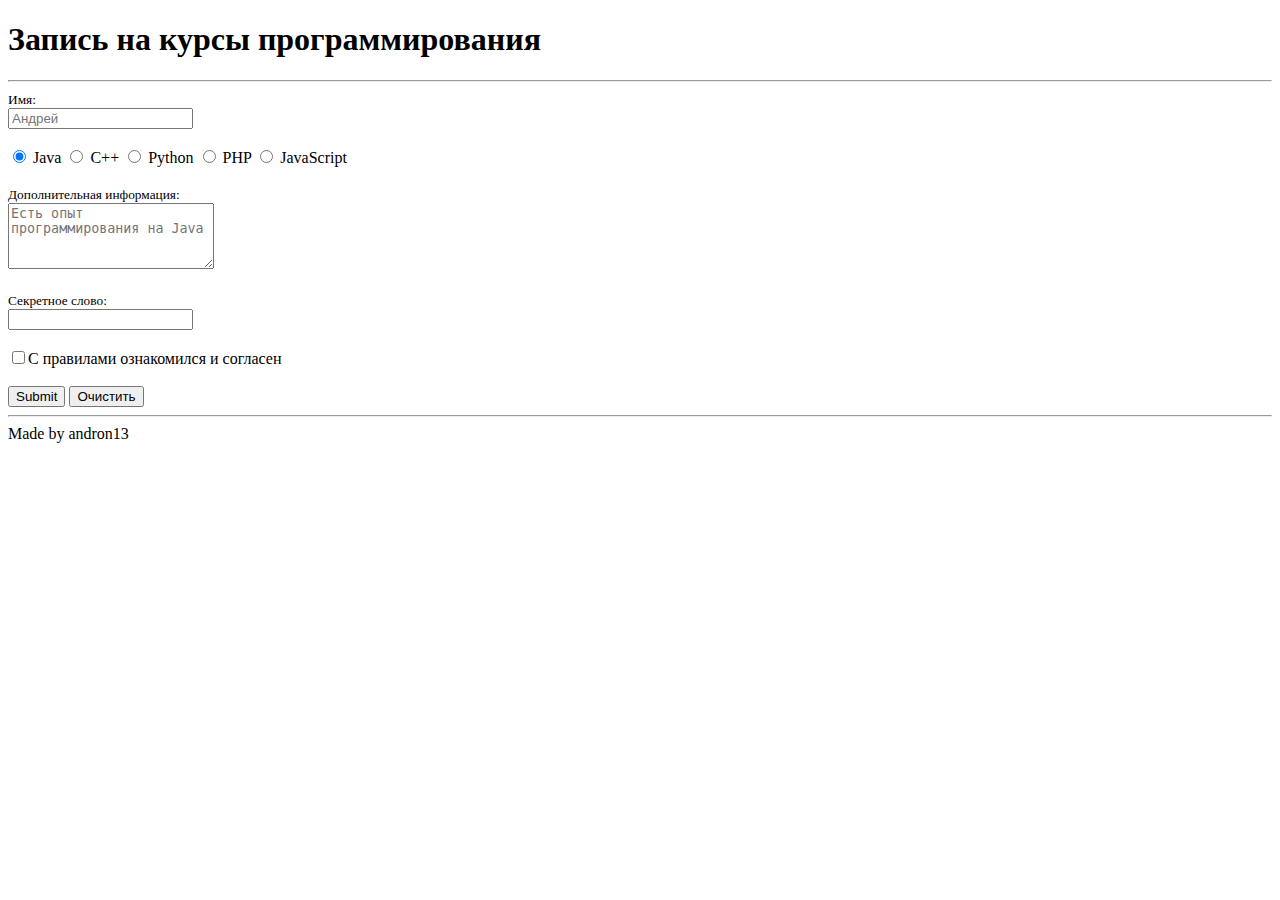
<file: Блок 2/Исправленная форма/index.html>
<!DOCTYPE html>
   <html lang="ru">

   <head>
      <meta charset="UTF-8">
      <meta http-equiv="X-UA-Compatible" content="IE=edge">
      <meta name="viewport" content="width=device-width, initial-scale=1.0">
      <title>Запись на курсы программирования </title>
   </head>
   <h1>Запись на курсы программирования </h1>
   <hr>
   <form action="request.php" method="post">
      <small>Имя:</small><br>
      <input type="text" placeholder="Андрей" name='name' required><br><br>
      <label><input type="radio" name="programmingLanguage" value="Java" checked> Java</label>
      <label><input type="radio" name="programmingLanguage" value="C++"> C++</label>
      <label><input type="radio" name="programmingLanguage" value="Python"> Python</label>
      <label><input type="radio" name="programmingLanguage" value="PHP"> PHP</label>
      <label><input type="radio" name="programmingLanguage" value="JavaScript"> JavaScript</label><br><br>

      <small>Дополнительная информация:</small><br>
      <textarea placeholder="Есть опыт программирования на Java" required name="description" cols="23"
         rows="4"></textarea>
      <br><br>

      <small>Секретное слово:</small><br>
      <input type="password" name='secret' required><br><br>

      <input id="check" name="check" type="checkbox" required><label for="check">С правилами ознакомился и
         согласен</label> <br> <br>

      <input type="submit">
      <input type="reset" value="Очистить">

   </form>
   <hr>
   Made by andron13
   </body>

   </html>
</file>
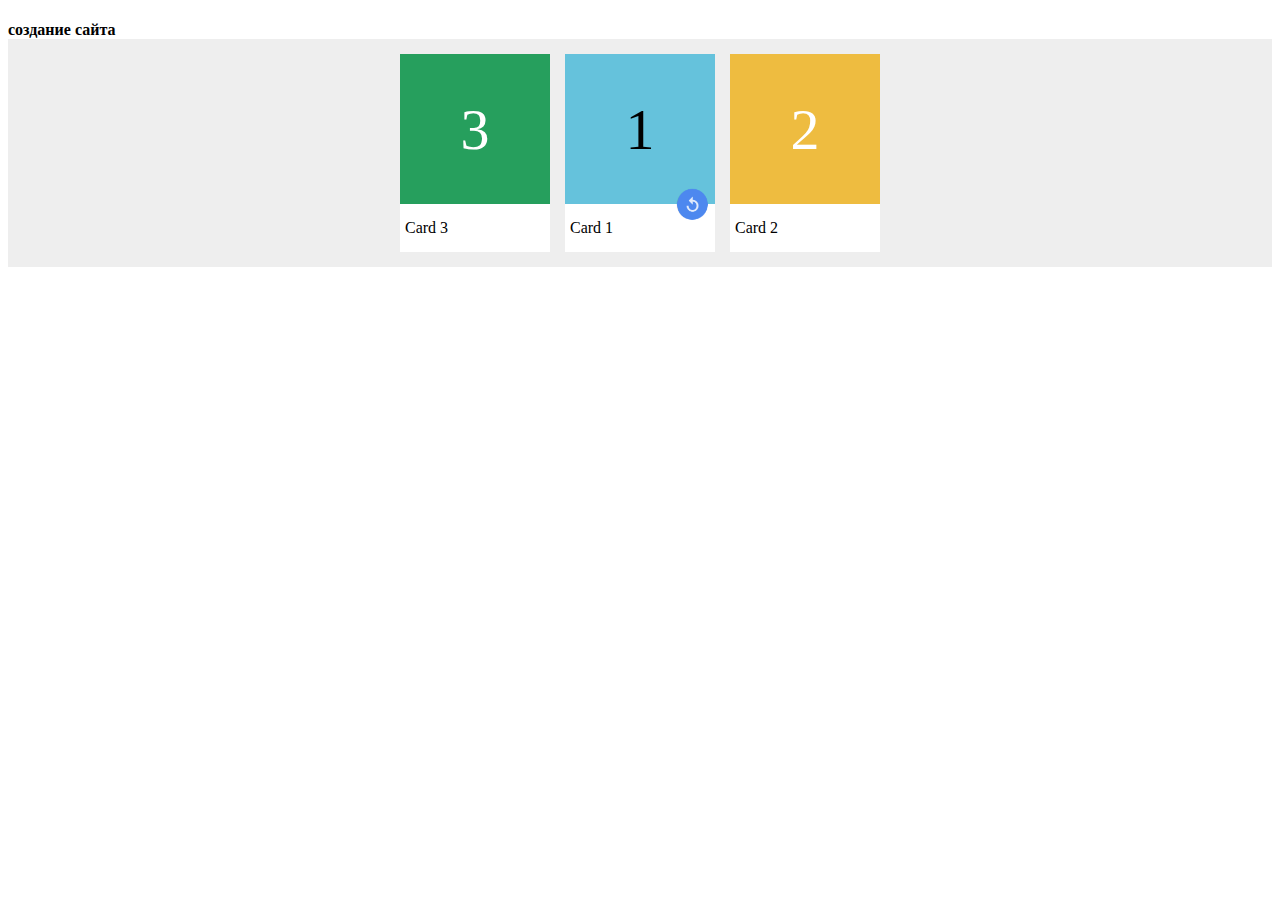
<file: Блок 2/Карточки/index.html>
<!DOCTYPE html>
   <html lang="ru">

   <head>
      <meta charset="UTF-8">
      <meta http-equiv="X-UA-Compatible" content="IE=edge">
      <meta name="viewport" content="width=device-width, initial-scale=1.0">
      <title>Карточки</title>
   </head>
   <style>
   .cards {
   
      display: flex;
      gap: 15px;
      background: #eeeeee;
      padding-bottom: 15px;
      padding-top: 15px;
      justify-content: center;
   }
   
   .card__body {
      display: flex;
      width: 150px;
      height: 150px;
      align-items: center;
      justify-content: center;
      font-size: 58px;
   }
   
   
   .card__subtitle {
      padding: 15px 0 15px 5px;
      background-color: white;
   }
   
   
   .card:first-child .card__body {
      background-color: #269f5d;
      color: white;
   }
   
   .card:nth-child(2) .card__body {
      background-color: #65c2dc;
      color: black;
   }
   
   .card:nth-child(3) .card__body {
      background-color: #eebc40;
      color: white;
   }
   
   img {
      width: 35px;
      height: 35px;
   
   }
   
   h4 {
      margin-bottom: 0;
   }
   
   .update {
      margin-left: 110px;
      margin-top: -65px;
   }
   </style>

   <body>
      <h4>создание сайта</h4>
      <div class="cards">
         <div class="card">
            <div class="card__body">
               3
            </div>
            <div class="card__subtitle"> Card 3</div>
         </div>
         <div class="card">
            <div class="card__body">
               1
            </div>
            <div class="card__subtitle">Card 1</div>
            <div class="update">
               <img src="upda.png" alt="">
            </div>
         </div>
         <div class="card">
            <div class="card__body">
               2
            </div>
            <div class="card__subtitle">Card 2</div>
         </div>
      </div>
   </body>

   </html>
</file>
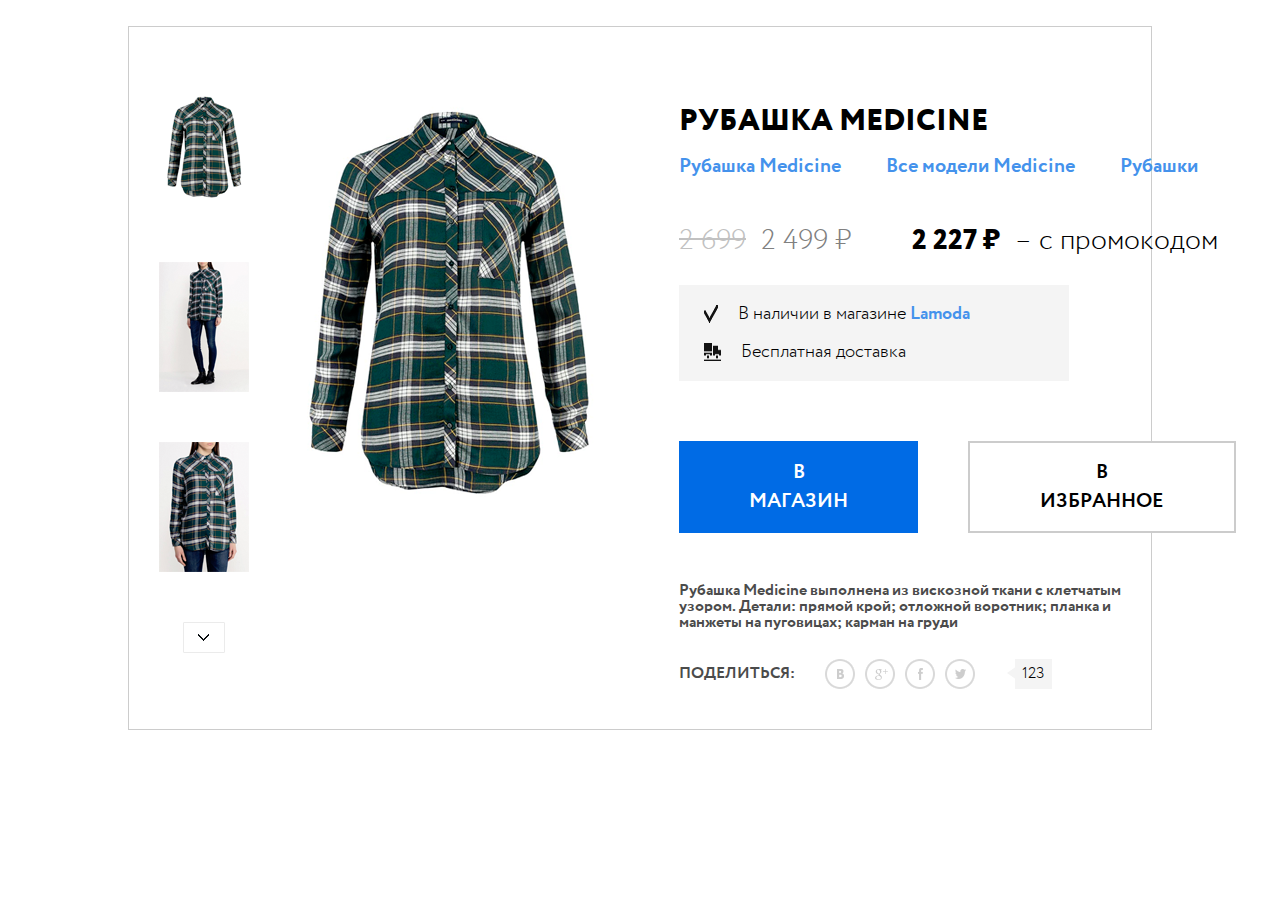
<file: Блок 2/Рубашка Medicine/index.html>
<!DOCTYPE html>
    <html lang="en">

    <head>
        <meta charset="UTF-8">
        <meta http-equiv="X-UA-Compatible" content="IE=edge">
        <meta name="viewport" content="width=device-width, initial-scale=1.0">
        <title>Рубашка Medicine</title>
        <link rel="stylesheet" href="./css/style.min.css">

    </head>

    <body class="main__body">


        <!-- Main Page -->
        <main>
            
   <div class="shop">
      <section class="photos">
         <div class="photo__shirt">
            <div class="photo__img">
               <img src="./img/photo1.png" alt="">
            </div>
            <div class="photo__img">
               <img src="./img/photo2.png" alt="">
            </div>
            <div class="photo__img">
               <img src="./img/photo3.png" alt="">
            </div>
            <div class="arrow">
               <img src="./img/next.png" alt="">
            </div>
         </div>

         <div class="main__photo">
            <div class="zoom-img">
               <div class="zoom-img-block">
                  <a href="./img/mainPhoto.png" class="zoom-img-item">
                     <div class="zoom-img-cursor"></div>
                     <img src="./img/mainPhoto.png" alt="">
                  </a>
               </div>
               <div class="zoom-img-overlay"></div>
            </div>

         </div>
      </section>
      <section class="information">
         <div class="information">
            <div class="information__title">
               РУБАШКА MEDICINE
            </div>
            <div class="information__categories">
               <div class="information__category">
                  <a href="" class="category">Рубашка Medicine</a>
               </div>
               <div class="information__category">
                  <a href="" class="category">Все модели Medicine</a>
               </div>
               <div class="information__category">
                  <a href="" class="category">Рубашки</a>
               </div>
            </div>

            <div class="information__prices">
               <del>2 699</del>
               <div class="price">2 499 ₽</div>
               <div class="price__promocode">2 227 ₽</div>
               <div class="promo">– с промокодом</div>
            </div>
            <div class="delivery">
               <div class="delivery__item">
                  <img src="./img/galka.png" alt="">
                  <div class="item__text">
                     В наличии в магазине
                     <a href="" class="shop__name">Lamoda</a>
                  </div>
               </div>
               <div class="delivery__item">
                  <img src="./img/car.png" alt="">
                  <div class="item__text">
                     Бесплатная доставка
                  </div>
               </div>
            </div>
            <div class="group__buttons">
               <button class="btn__primary">В МАГАЗИН</button>
               <button class="btn__outline">В ИЗБРАННОЕ</button>
            </div>
         </div>
         <div class="description">
            Рубашка Medicine выполнена из вискозной ткани с клетчатым узором. Детали: прямой крой; отложной воротник;
            планка и манжеты на пуговицах; карман на груди
         </div>
         <div class="social__network">
            <div class="network__text">ПОДЕЛИТЬСЯ:</div>
            <div class="network__img">
               <a href="">
                  <img src="./img/vk.png" alt="">
               </a>
               <a href="">
                  <img src="./img/gogle.png" alt="">
               </a>
               <a href="">
                  <img src="./img/facebook.png" alt="">
               </a>
               <a href="">
                  <img src="./img/tw.png" alt="">
               </a>
               <div class="repost">
                  123 
               </div>
            </div>
         </div>
      </section>

   </div>


        </main>
    </body>
    <script crossorigin="anonymous" src="https://ajax.googleapis.com/ajax/libs/jquery/3.5.1/jquery.min.js">
    </script>
    <script src="./js/scripts.min.js"></script>


    </html>
</file>
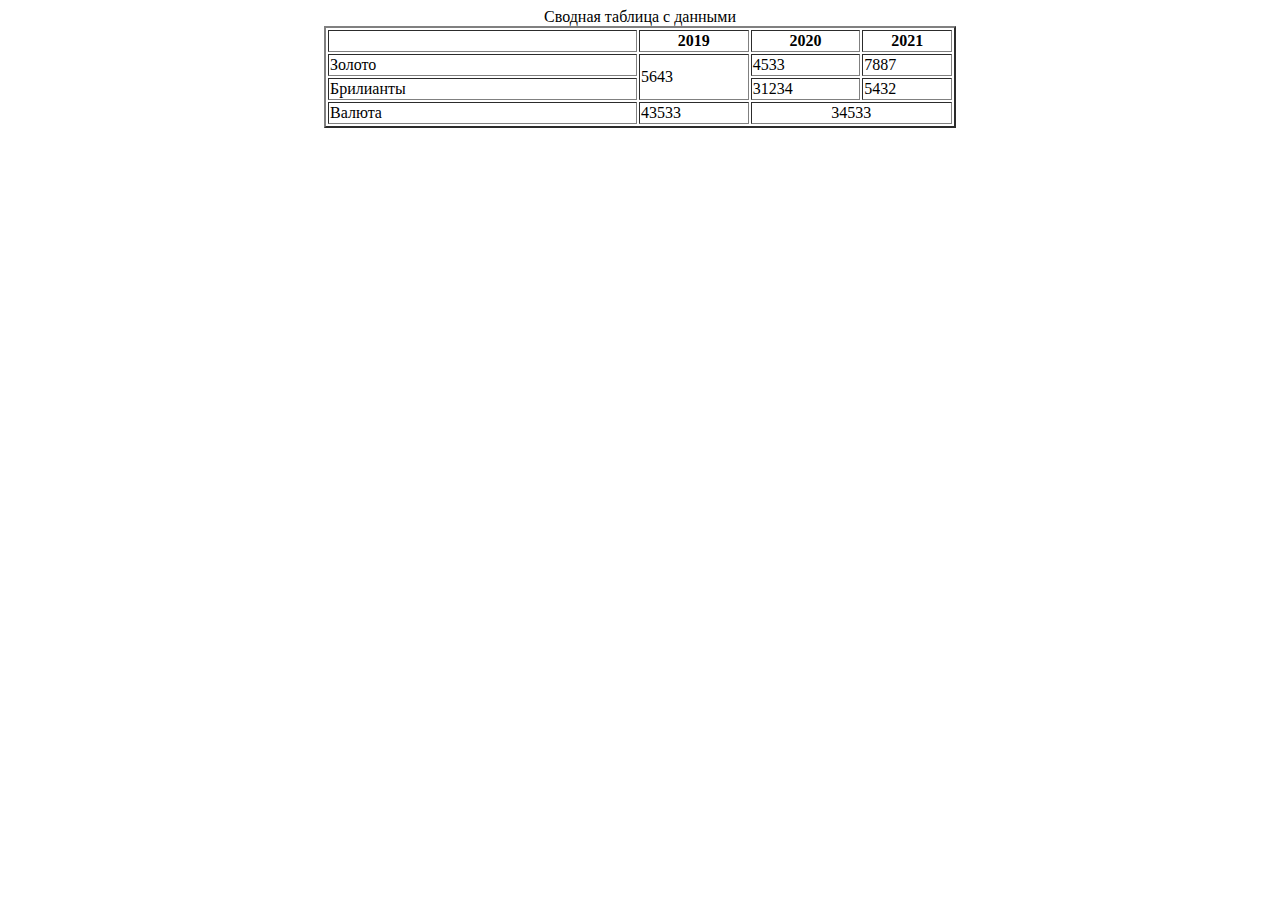
<file: Блок 2/Таблица/index.html>
<!DOCTYPE html>
   <html lang="ru">

   <head>
      <meta charset="UTF-8">
      <meta http-equiv="X-UA-Compatible" content="IE=edge">
      <meta name="viewport" content="width=device-width, initial-scale=1.0">
      <title>Итого</title>
   </head>

   <body>
      <table width="50%" border="2" align="center">
         <caption>Сводная таблица с данными</caption>
         <thead>
            <tr align="center" style="font-weight: bold;">
               <td width="50%"></td>
               <td>2019</td>
               <td>2020</td>
               <td>2021</td>
            </tr>
         </thead>
         <tbody>
            <tr>
               <td width="50%"> Золото</td>
               <td rowspan="2">5643</td>
               <td>4533</td>
               <td>7887</td>
            </tr>
            <tr>
               <td width="50%"> Брилианты</td>
               <td>31234</td>
               <td>5432</td>
            </tr>
            <tr>
               <td width="50%"> Валюта</td>
               <td>43533</td>
               <td colspan="2" align="center">34533</td>
            </tr>
         </tbody>
      </table>
   </body>

   </html>
</file>
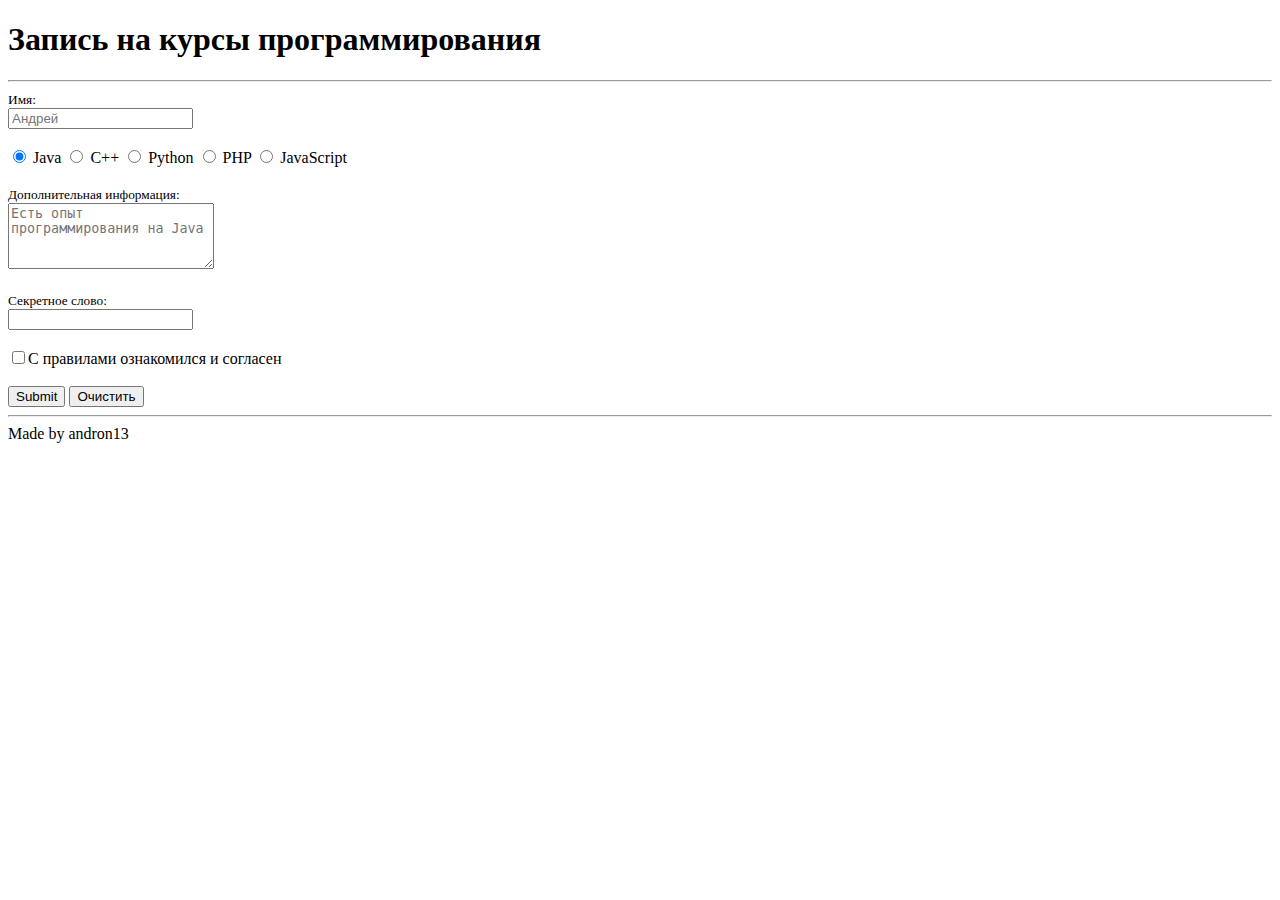
<file: Блок 2/Форма/index.html>
<!DOCTYPE html>
   <html lang="ru">

   <head>
      <meta charset="UTF-8">
      <meta http-equiv="X-UA-Compatible" content="IE=edge">
      <meta name="viewport" content="width=device-width, initial-scale=1.0">
      <title>Запись на курсы программирования </title>
   </head>
   <h1>Запись на курсы программирования </h1>
   <hr>
   <form>
      <small>Имя:</small><br>
      <input type="text" placeholder="Андрей" required><br><br>

      <label><input type="radio" name="radio1" checked> Java</label>
      <label><input type="radio" name="radio1"> C++</label>
      <label><input type="radio" name="radio1"> Python</label>
      <label><input type="radio" name="radio1"> PHP</label>
      <label><input type="radio" name="radio1"> JavaScript</label><br><br>

      <small>Дополнительная информация:</small><br>
      <textarea placeholder="Есть опыт программирования на Java" required cols="23" rows="4"></textarea>
      <br><br>

      <small>Секретное слово:</small><br>
      <input type="password" required><br><br>

      <input id="check" type="checkbox" required><label for="check">С правилами ознакомился и согласен</label> <br> <br>

      <input type="submit">
      <input type="reset" value="Очистить">

   </form>
   <hr>
   Made by andron13
   </body>

   </html>
</file>
<file: Блок 2/Рубашка Medicine/css/style.min.css>
@font-face{font-family:Circe;src:url(../fonts/circe_700.woff);font-weight:700;font-style:normal}@font-face{font-family:Circe300;src:url(../fonts/circe_300.woff);font-weight:300;font-style:normal}@font-face{font-family:Circe600;src:url(../fonts/circe_600.woff2);font-weight:600;font-style:normal}*{padding:0;margin:0;border:0}*,:after,:before{-webkit-box-sizing:border-box;box-sizing:border-box}aside,footer,header,nav,section{display:block}body{line-height:1;-ms-text-size-adjust:100%;-moz-text-size-adjust:100%;-webkit-text-size-adjust:100%}input::-ms-clear{display:none}button{cursor:pointer}button::-moz-focus-inner{padding:0;border:0}a,a:visited{text-decoration:none}a:hover{text-decoration:none}ul li{list-style:none}img{vertical-align:top}h1,h2,h3,h4,h5,h6{font-weight:inherit;font-size:inherit}.photos{display:-webkit-box;display:-ms-flexbox;display:flex;padding-top:30px;padding-left:30px;margin-right:60px}.photo__shirt{margin-top:25px;display:-webkit-box;display:-ms-flexbox;display:flex;-webkit-box-orient:vertical;-webkit-box-direction:normal;-ms-flex-direction:column;flex-direction:column;gap:50px;margin-right:30px}.arrow{display:-webkit-box;display:-ms-flexbox;display:flex;-webkit-box-pack:center;-ms-flex-pack:center;justify-content:center}.information{padding-top:40px}.information__title{font-family:Circe;font-size:30px}.shop{padding-bottom:40px;display:-webkit-box;display:-ms-flexbox;display:flex;margin-left:10%;margin-right:10%;margin-top:2%;margin-bottom:2%;border:#ccc 1px solid}.information__categories{display:-webkit-box;display:-ms-flexbox;display:flex;gap:45px;margin-top:20px}.category{font-family:Circe600,Sans-serif;font-size:20px;color:#4492ec}.information__prices{display:-webkit-box;display:-ms-flexbox;display:flex;gap:15px;margin-top:50px}.price{font-family:Circe300;font-size:28px;color:gray;margin-right:45px}.price__promocode{font-family:Circe,Sans-serif;font-size:28px}.promo{font-family:Circe300;font-size:28px}del{color:#c1c1c1;font-family:Circe300,Sans-serif;font-size:28px}.zoom-img{position:relative}.zoom-img-block{overflow:hidden}.zoom-img-item{width:100%;height:100%;display:inline-block;position:relative}.zoom-img-cursor{display:none;border:#ccc 1px solid;background:#fff;opacity:.5;position:absolute;top:100px;left:100px;width:50px;height:50px}.zoom-img-overlay{display:none;width:300px;height:300px;position:absolute;top:100px;right:100px;left:350px;z-index:2;background-image:url(../img/for__zoom.jpg);background-repeat:no-repeat}.delivery{display:inline-block;margin-top:30px;margin-right:30%;display:-webkit-box;display:-ms-flexbox;display:flex;-webkit-box-orient:vertical;-webkit-box-direction:normal;-ms-flex-direction:column;flex-direction:column;gap:20px;padding:20px 0 20px 25px;background:#f4f4f4}.delivery__item{display:-webkit-box;display:-ms-flexbox;display:flex;gap:20px}.item img{max-width:100%;width:100%;height:auto}.item__text{font-family:Circe300,Sans-serif;font-size:18px;color:#000}.shop__name{font-family:Circe600,Sans-serif;font-size:18px;color:#4492ec}.group__buttons{margin-top:60px;display:-webkit-box;display:-ms-flexbox;display:flex;gap:50px}.btn__primary{padding:17px 70px;background-color:#006be5;color:#fff;font-family:Circe600,Sans-serif;font-size:20px}.btn__primary:hover{background-color:#004799}.btn__outline{background-color:#fff;padding:15px 70px;color:#000;font-family:Circe600,Sans-serif;border:#ccc 2px solid;font-size:20px}.btn__outline:hover{background-color:#e6e6e6}.description{margin-top:50px;margin-right:20%;color:#4b4b4b;font-family:Circe600,Sans-serif;font-size:16px}.social__network{display:-webkit-box;display:-ms-flexbox;display:flex;margin-top:35px}.network__text{margin-right:30px;color:#4b4b4b;font-family:Circe600,Sans-serif;font-size:16px}.network__img{margin-top:-7px;display:-webkit-box;display:-ms-flexbox;display:flex;gap:10px}.repost{margin-left:30px;background-color:#f4f4f4;padding:7px;position:relative;font-family:Circe300,Sans-serif;font-size:16px}.repost:before{content:"";position:absolute;left:-15px;top:7px;border:7px solid transparent;border-right:10px solid #f4f4f4}
</file>
